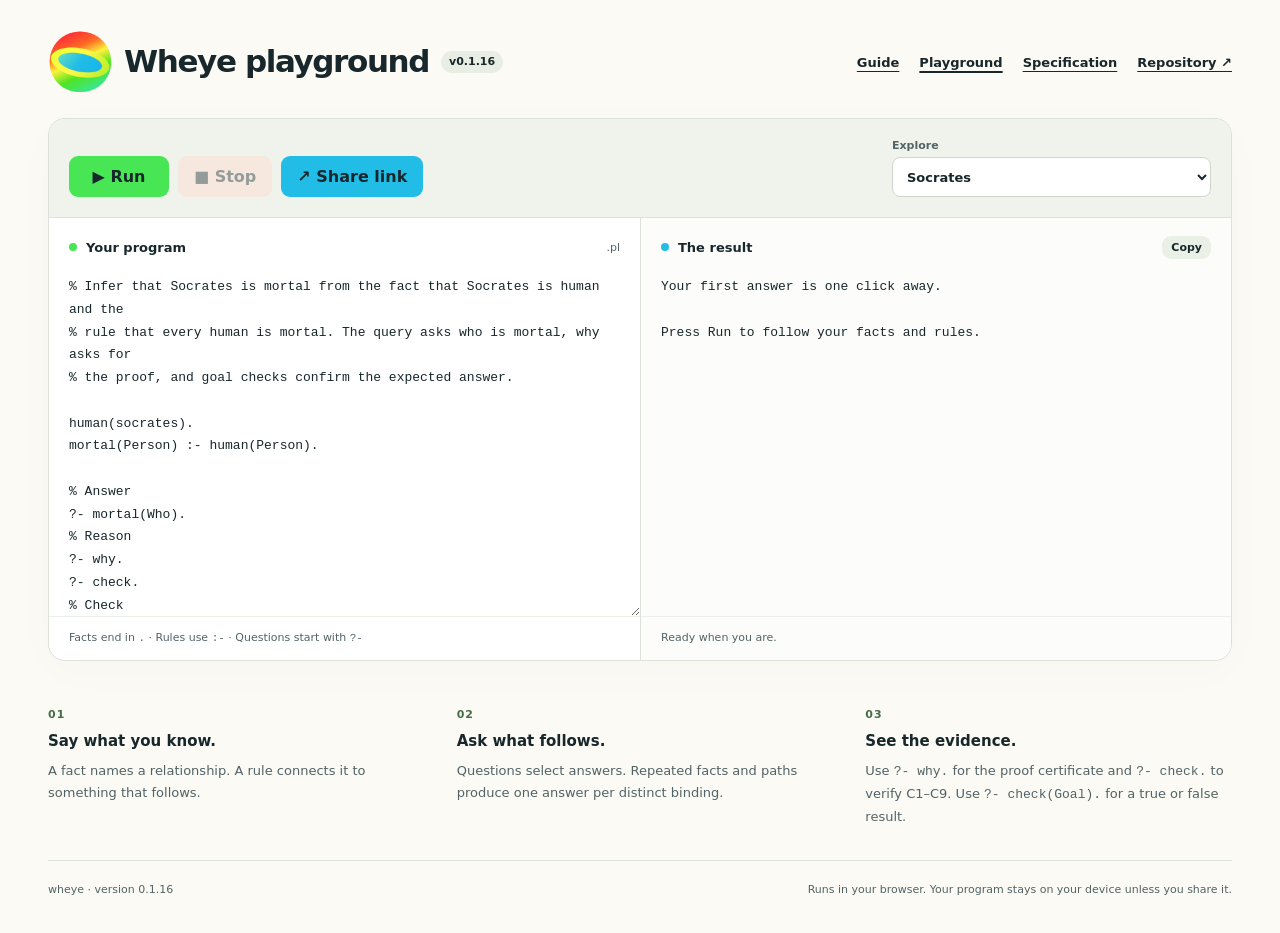
<file: index.html>
<!doctype html>
<html lang="en">
<meta charset="utf-8">
<meta name="viewport" content="width=device-width, initial-scale=1">
<meta http-equiv="refresh" content="0;url=playground.html">
<title>wheye</title>
<a href="playground.html">Open the wheye playground</a>
<script>
  const destination = new URL('./playground.html', location.href);
  destination.search = location.search;
  destination.hash = location.hash;
  location.replace(destination);
</script>
</html>
</file>
<file: playground.css>
:root {
  color-scheme:light;
  --ink:#18272b;
  --muted:#526367;
  --paper:#fbfaf4;
  --line:#dce1d9;
  --green:#48e654;
  --coral:#ff472f;
  --cyan:#22bde7;
  --yellow:#fcfa44;
  font-family:Inter,ui-sans-serif,system-ui,-apple-system,BlinkMacSystemFont,"Segoe UI",sans-serif;
  color:var(--ink);
  background:var(--paper)
}
* {
  box-sizing:border-box
}
body {
  margin:0
}
button,select,input,textarea {
  font:inherit
}
button,select {
  cursor:pointer
}
button {
  border:0;
  border-radius:9px;
  padding:11px 16px;
  font-weight:750;
  color:var(--ink);
  transition:transform .12s,filter .12s
}
button:hover:enabled {
  filter:brightness(.97);
  transform:translateY(-1px)
}
button:disabled {
  opacity:.42;
  cursor:default
}
a {
  color:inherit;
  text-underline-offset:4px
}
:focus-visible {
  outline:3px solid #107b99;
  outline-offset:3px
}
main {
  max-width:1380px;
  margin:auto;
  padding:30px 48px
}
.masthead {
  display:flex;
  align-items:center;
  justify-content:space-between;
  gap:18px
}
.brand {
  display:flex;
  align-items:center;
  gap:12px;
  text-decoration:none;
  font-size:31px;
  font-weight:850;
  letter-spacing:-1.4px
}
.brand>span {
  display:flex;
  align-items:center;
  gap:12px
}
.brand img {
  object-fit:contain;
  flex:none;
  border-radius:50%
}
.version {
  font-size:11px;
  letter-spacing:0;
  font-weight:650;
  background:#e9eee5;
  padding:5px 8px;
  border-radius:20px
}
.guide-link {
  font-size:14px;
  font-weight:650
}
.site-nav {
  display: flex;
  flex-wrap: wrap;
  gap: 12px 20px;
  font-size: 13px;
  font-weight: 650;
}
.site-nav [aria-current="page"] {
  text-decoration-thickness: 2px;
}
.brand .brand-copy {
  flex-direction:column;
  align-items:flex-start;
  gap:4px;
  min-width:0
}
.brand-name {
  display:flex;
  align-items:center;
  gap:12px;
  line-height:1.15
}
.eyebrow {
  letter-spacing:1.5px;
  font-size:10px;
  line-height:1.4;
  font-weight:800;
  color:#34713c
}
h1 {
  font-size:clamp(32px,4.4vw,60px);
  line-height:1.08;
  letter-spacing:-2.5px;
  margin:0 0 20px
}
h1 span {
  color:#63746c
}
.workspace {
  margin-top:24px;
  border:1px solid var(--line);
  border-radius:17px;
  overflow:hidden;
  background:#fff;
  box-shadow:0 10px 45px #18272b05
}
.toolbar {
  display:flex;
  align-items:end;
  justify-content:space-between;
  flex-wrap:wrap;
  gap:18px;
  padding:20px;
  background:#f0f3eb;
  border-bottom:1px solid var(--line)
}
.actions {
  display:flex;
  gap:9px;
  flex-wrap:wrap
}
.run {
  background:var(--green);
  min-width:100px
}
.stop {
  background:#ffd7d0
}
.share {
  background:var(--cyan)
}
.selectors {
  display:flex;
  gap:12px;
  flex-wrap:wrap
}
.selectors label {
  display:flex;
  flex-direction:column;
  gap:5px;
  font-size:11px;
  font-weight:750;
  color:var(--muted)
}
select {
  background:#fff;
  border:1px solid #ced6cb;
  border-radius:8px;
  max-width:100%;
  padding:9px 30px 9px 10px;
  color:var(--ink);
  font-size:13px;
  min-height:40px
}
.editors {
  display:grid;
  grid-template-columns:minmax(0,1fr) minmax(0,1fr)
}
.panel {
  min-width:0;
  display:flex;
  flex-direction:column
}
.output-panel {
  border-left:1px solid var(--line);
  background:#fcfdfb
}
.panel-heading {
  display:flex;
  align-items:center;
  justify-content:space-between;
  gap:12px;
  padding:16px 20px;
  min-height:58px;
  font-size:11px;
  color:var(--muted)
}
.panel-heading h2 {
  font-size:13px;
  color:var(--ink);
  margin:0;
  display:flex;
  gap:9px;
  align-items:center
}
.panel-heading button {
  font-size:11px;
  padding:5px 9px;
  background:#eaf0e6
}
.dot {
  height:8px;
  width:8px;
  display:inline-block;
  border-radius:50%;
  flex-shrink:0
}
.green {
  background:var(--green)
}
.blue {
  background:var(--cyan)
}
.coral {
  background:var(--coral)
}
textarea,pre {
  font-family:ui-monospace,SFMono-Regular,Consolas,"Liberation Mono",monospace;
  font-size:13px;
  line-height:1.75;
  tab-size:4
}
textarea {
  width:100%;
  min-height:340px;
  resize:vertical;
  background:transparent;
  color:var(--ink);
  border:0;
  padding:0 20px 20px;
  outline-offset:-3px!important;
  border-radius:0
}
pre {
  white-space:pre-wrap;
  overflow-wrap:anywhere;
  margin:0;
  padding:0 20px 20px;
  min-height:340px;
  max-height:600px;
  overflow:auto;
  flex:1
}
.panel-hint {
  border-top:1px solid #edf0e9;
  color:var(--muted);
  font-size:11px;
  line-height:1.7;
  margin:0;
  padding:12px 20px;
  min-height:44px
}
.panel-hint code {
  font-size:11px
}
.error {
  color:#a82418
}
.share-box {
  display:flex;
  gap:10px;
  align-items:center;
  flex-wrap:wrap;
  padding:15px 20px;
  background:#effaff;
  border-bottom:1px solid var(--line);
  font-size:12px
}
.share-box input {
  flex:1;
  min-width:120px;
  font-size:12px;
  padding:8px;
  border:1px solid #bdd6de;
  border-radius:5px
}
.share-box button {
  padding:4px 9px;
  background:#d8edf4
}
.notes {
  display:grid;
  grid-template-columns:repeat(3,minmax(0,1fr));
  gap:42px;
  padding:42px 0 32px
}
.number {
  font-size:11px;
  color:#466d4a;
  font-weight:800;
  letter-spacing:1px
}
.notes h2 {
  font-size:15px;
  margin:10px 0
}
.notes p {
  font-size:13px;
  line-height:1.7;
  color:var(--muted);
  margin:0
}
footer {
  border-top:1px solid var(--line);
  display:flex;
  justify-content:space-between;
  gap:20px;
  padding:20px 0 5px;
  color:var(--muted);
  font-size:11px;
  line-height:1.7
}
.sr-only {
  position:absolute;
  width:1px;
  height:1px;
  padding:0;
  margin:-1px;
  overflow:hidden;
  clip:rect(0,0,0,0);
  white-space:nowrap;
  border:0
}
[hidden] {
  display:none!important
}
@media(max-width:760px) {
  main {
    padding:20px
  }
  .masthead {
    align-items:center
  }
  .brand {
    font-size:26px
  }
  .brand img {
    width:46px;
    height:46px
  }
  .brand-name {
    gap:8px
  }
  .brand .brand-copy {
    gap:3px
  }
  .eyebrow {
    font-size:9px;
    letter-spacing:.5px
  }
  .guide-link {
    font-size:12px
  }
  h1 {
    letter-spacing:-1.4px
  }
  .toolbar {
    padding:15px;
    align-items:stretch
  }
  .actions {
    width:100%
  }
  .actions button {
    flex:1;
    padding:11px 10px;
    font-size:13px
  }
  .selectors {
    width:100%;
    gap:10px
  }
  .selectors label {
    flex:1;
    min-width:0
  }
  select {
    width:100%;
    font-size:12px
  }
  .editors {
    grid-template-columns:minmax(0,1fr)
  }
  .output-panel {
    border-left:0;
    border-top:1px solid var(--line)
  }
  textarea,pre {
    font-size:13px;
    min-height:260px
  }
  .panel-heading {
    padding:15px
  }
  .panel-hint {
    padding:11px 15px
  }
  textarea,pre {
    padding-left:15px;
    padding-right:15px
  }
  .notes {
    grid-template-columns:1fr;
    gap:22px;
    padding:28px 0
  }
  .notes article {
    display:grid;
    grid-template-columns:26px 1fr;
    gap:0 10px
  }
  .number {
    grid-row:1/3;
    margin-top:3px
  }
  .notes h2 {
    margin:0 0 7px
  }
  .notes p {
    grid-column:2
  }
  footer {
    flex-direction:column;
    gap:8px
  }
}
@media(prefers-reduced-motion:reduce) {
  button {
    transition:none
  }
}
@media (max-width: 760px) {
  .masthead {
    flex-wrap: wrap;
  }
  .site-nav {
    width: 100%;
    gap: 10px 16px;
    font-size: 12px;
  }
}
@media(max-width:760px) {
  .brand {
    font-size:24px;
    gap:8px
  }
  .brand img {
    width:42px;
    height:42px
  }
  .guide-link {
    font-size:11px;
    white-space:nowrap
  }
  .actions button {
    font-size:12px;
    white-space:nowrap
  }
  textarea,select {
    font-size:16px
  }
}
</file>
